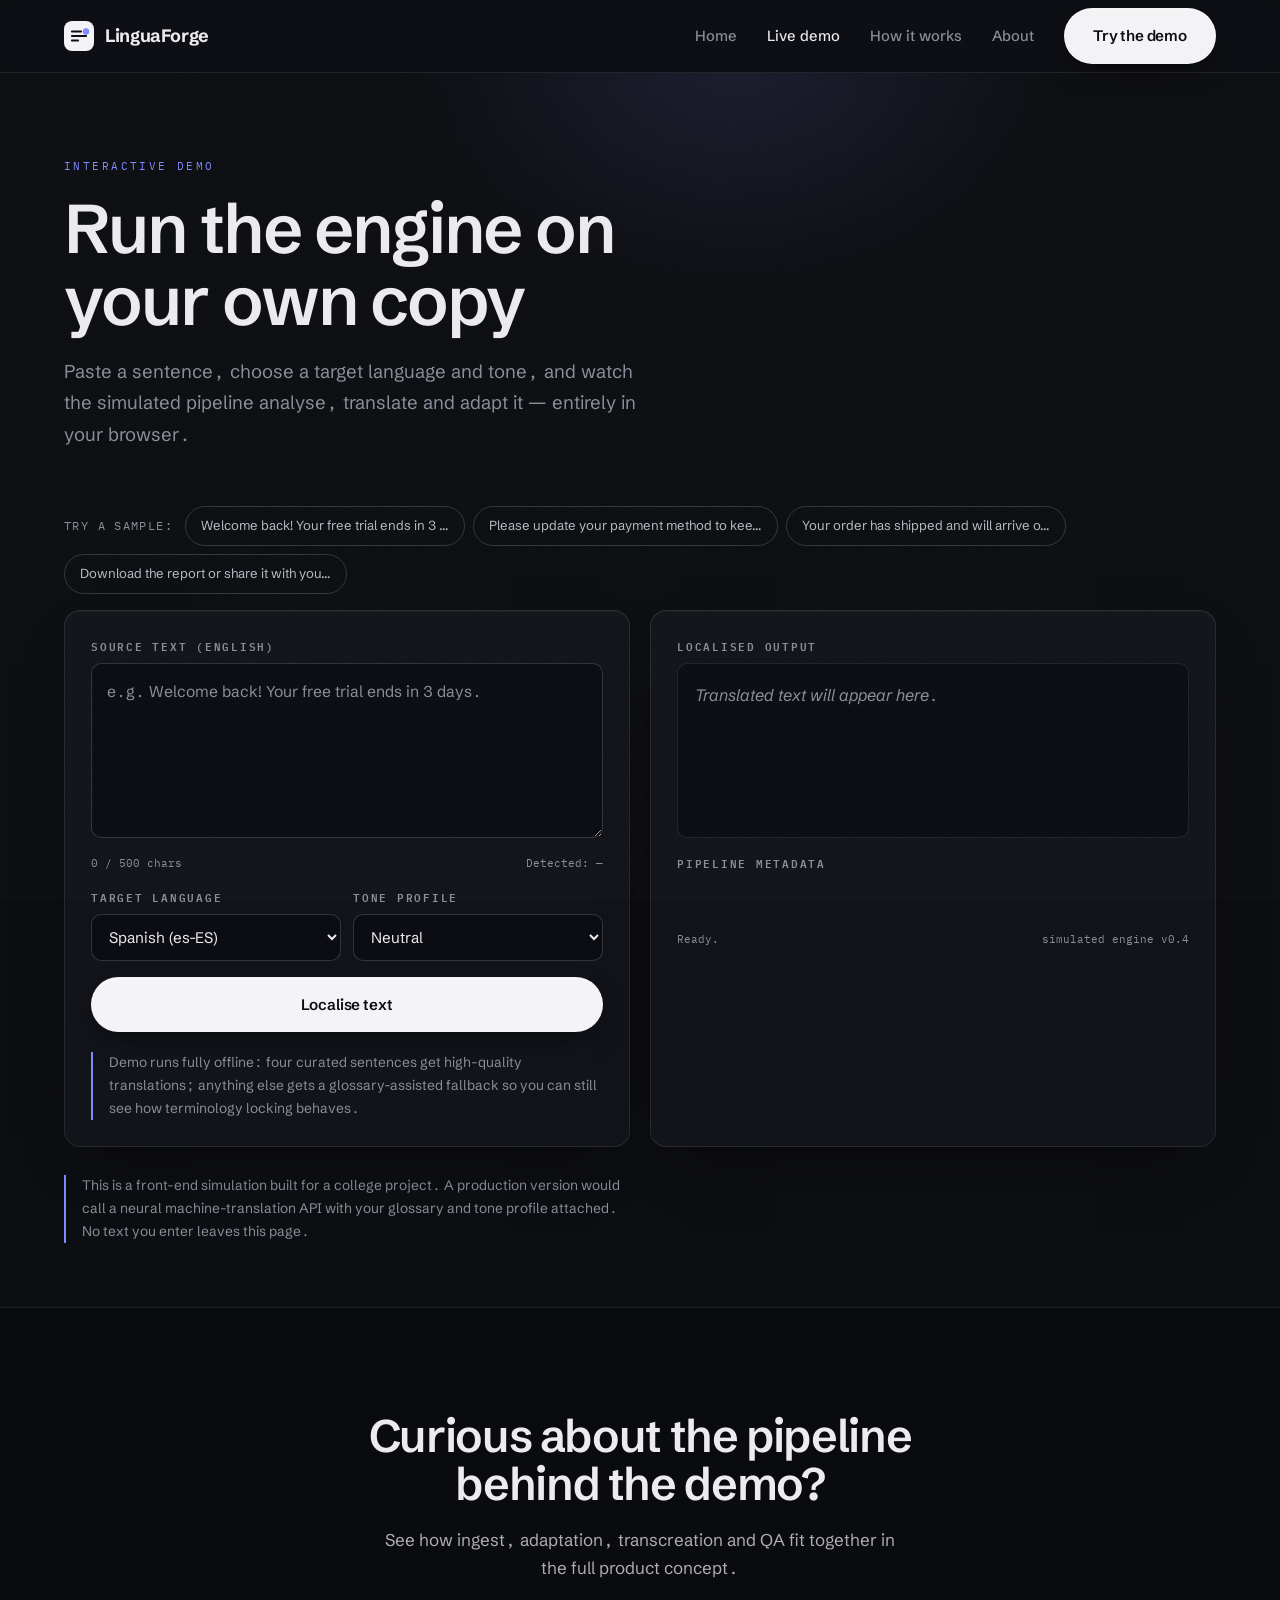
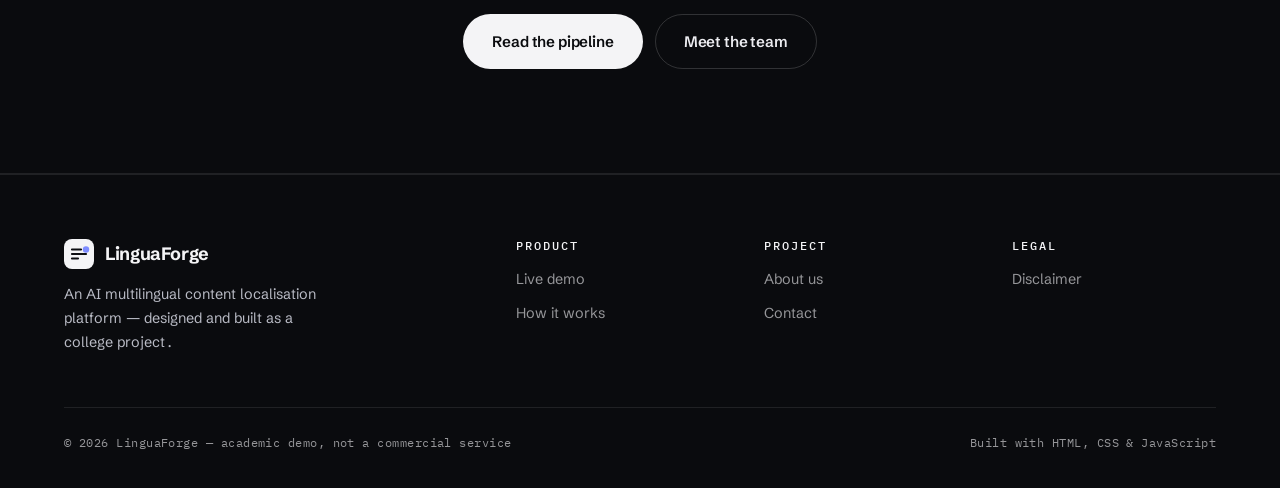
<file: vac/demo.html>
<!DOCTYPE html>
<html lang="en">
<head>
<meta charset="UTF-8">
<meta name="viewport" content="width=device-width, initial-scale=1.0">
<title>Live demo — LinguaForge</title>
<meta name="description" content="Try the simulated LinguaForge localisation engine: paste text, pick a language and tone, and see the output.">
<link rel="preconnect" href="https://fonts.googleapis.com">
<link rel="preconnect" href="https://fonts.gstatic.com" crossorigin>
<link href="https://fonts.googleapis.com/css2?family=Schibsted+Grotesk:wght@400;500;600;700;800&family=IBM+Plex+Mono:wght@400;500&display=swap" rel="stylesheet">
<link rel="icon" href="favicon.svg" type="image/svg+xml">
<meta property="og:type" content="website">
<meta property="og:title" content="Live demo — LinguaForge">
<meta property="og:description" content="Try the simulated LinguaForge localisation engine: paste text, pick a language and tone, and see the output.">
<meta name="theme-color" content="#0d0e12">
<link rel="stylesheet" href="css/style.css">
</head>
<body>
<a class="skip-link" href="#main">Skip to content</a>

<header class="nav">
  <div class="wrap nav-inner">
    <a class="logo" href="index.html" aria-label="LinguaForge home">
      <svg width="30" height="30" viewBox="0 0 30 30" fill="none" aria-hidden="true">
        <rect width="30" height="30" rx="8" fill="#f4f4f6"/>
        <path d="M8 10.5h9M8 15h14M8 19.5h6" stroke="#0d0e12" stroke-width="2.2" stroke-linecap="round"/>
        <circle cx="22" cy="10.5" r="3.2" fill="#7d8cff"/>
      </svg>
      LinguaForge
    </a>
    <button class="nav-toggle" aria-label="Open menu" aria-expanded="false">
      <svg width="18" height="14" viewBox="0 0 18 14" fill="none" aria-hidden="true">
        <path d="M1 1h16M1 7h16M1 13h16" stroke="#0d0e12" stroke-width="2" stroke-linecap="round"/>
      </svg>
    </button>
    <nav class="nav-links" aria-label="Main">
      <a href="index.html">Home</a>
      <a href="demo.html" aria-current="page">Live demo</a>
      <a href="how.html">How it works</a>
      <a href="about.html">About</a>
      <a class="btn btn-primary" href="demo.html">Try the demo</a>
    </nav>
  </div>
</header>

<main id="main">
  <section class="page-hero">
    <div class="wrap">
      <p class="eyebrow">Interactive demo</p>
      <h1>Run the engine on your own copy</h1>
      <p class="lead">Paste a sentence, choose a target language and tone, and watch the simulated pipeline analyse, translate and adapt it — entirely in your browser.</p>
    </div>
  </section>

  <section class="section-tight" style="padding-top:8px">
    <div class="wrap">
      <div class="sample-btns" id="sample-btns" aria-label="Sample sentences" style="margin-bottom:16px">
        <span class="mono" style="font-size:11.5px;letter-spacing:0.12em;text-transform:uppercase;color:var(--muted);align-self:center;margin-right:4px">Try a sample:</span>
      </div>

      <form id="demo-form" novalidate>
        <div class="demo-layout">
          <div class="panel">
            <div>
              <label for="source-text">Source text (English)</label>
              <textarea id="source-text" maxlength="500" placeholder="e.g. Welcome back! Your free trial ends in 3 days." required></textarea>
              <div class="mini-demo-foot" style="margin-top:8px">
                <span id="char-count">0 / 500 chars</span>
                <span>Detected: <strong id="detected-lang">—</strong></span>
              </div>
            </div>
            <div class="field-row">
              <div>
                <label for="target-lang">Target language</label>
                <select id="target-lang">
                  <option value="es">Spanish (es-ES)</option>
                  <option value="fr">French (fr-FR)</option>
                  <option value="de">German (de-DE)</option>
                  <option value="ja">Japanese (ja-JP)</option>
                  <option value="pt">Portuguese (pt-PT)</option>
                  <option value="zh">Chinese, Simplified (zh-CN)</option>
                  <option value="hi">Hindi (hi-IN)</option>
                  <option value="ar">Arabic (ar-SA, RTL)</option>
                </select>
              </div>
              <div>
                <label for="tone">Tone profile</label>
                <select id="tone">
                  <option value="neutral">Neutral</option>
                  <option value="formal">Formal</option>
                  <option value="marketing">Marketing</option>
                </select>
              </div>
            </div>
            <button class="btn btn-primary" type="submit" style="justify-content:center">Localise text</button>
            <p class="demo-note" style="margin-top:4px">Demo runs fully offline: four curated sentences get high-quality translations; anything else gets a glossary-assisted fallback so you can still see how terminology locking behaves.</p>
          </div>

          <div class="panel">
            <div>
              <label id="output-label">Localised output</label>
              <div class="output-box placeholder" id="output-text" role="status" aria-labelledby="output-label">Translated text will appear here.</div>
            </div>
            <div>
              <label>Pipeline metadata</label>
              <div class="meta-strip" id="meta-strip" aria-live="polite"></div>
            </div>
            <div class="mini-demo-foot">
              <span id="demo-status">Ready.</span>
              <span>simulated engine v0.4</span>
            </div>
          </div>
        </div>
      </form>

      <p class="demo-note">This is a front-end simulation built for a college project. A production version would call a neural machine-translation API with your glossary and tone profile attached. No text you enter leaves this page.</p>
    </div>
  </section>

  <section class="section band-dark cta-band">
    <div class="wrap">
      <h2>Curious about the pipeline behind the demo?</h2>
      <p>See how ingest, adaptation, transcreation and QA fit together in the full product concept.</p>
      <div class="hero-ctas">
        <a class="btn btn-on-dark" href="how.html">Read the pipeline</a>
        <a class="btn btn-ghost-dark" href="about.html">Meet the team</a>
      </div>
    </div>
  </section>
</main>

<footer class="footer">
  <div class="wrap">
    <div class="footer-grid">
      <div>
        <a class="logo" href="index.html">
          <svg width="30" height="30" viewBox="0 0 30 30" fill="none" aria-hidden="true">
            <rect width="30" height="30" rx="8" fill="#f4f4f6"/>
            <path d="M8 10.5h9M8 15h14M8 19.5h6" stroke="#0d0e12" stroke-width="2.2" stroke-linecap="round"/>
            <circle cx="22" cy="10.5" r="3.2" fill="#7d8cff"/>
          </svg>
          LinguaForge
        </a>
        <p style="max-width:34ch">An AI multilingual content localisation platform — designed and built as a college project.</p>
      </div>
      <div>
        <h4>Product</h4>
        <ul>
          <li><a href="demo.html">Live demo</a></li>
          <li><a href="how.html">How it works</a></li>
        </ul>
      </div>
      <div>
        <h4>Project</h4>
        <ul>
          <li><a href="about.html">About us</a></li>
          <li><a href="about.html#contact">Contact</a></li>
        </ul>
      </div>
      <div>
        <h4>Legal</h4>
        <ul>
          <li><a href="about.html">Disclaimer</a></li>
        </ul>
      </div>
    </div>
    <div class="footer-bottom">
      <span>© <span id="year">2026</span> LinguaForge — academic demo, not a commercial service</span>
      <span>Built with HTML, CSS &amp; JavaScript</span>
    </div>
  </div>
</footer>

<script src="js/main.js"></script>
<script src="js/demo.js"></script>
</body>
</html>
</file>
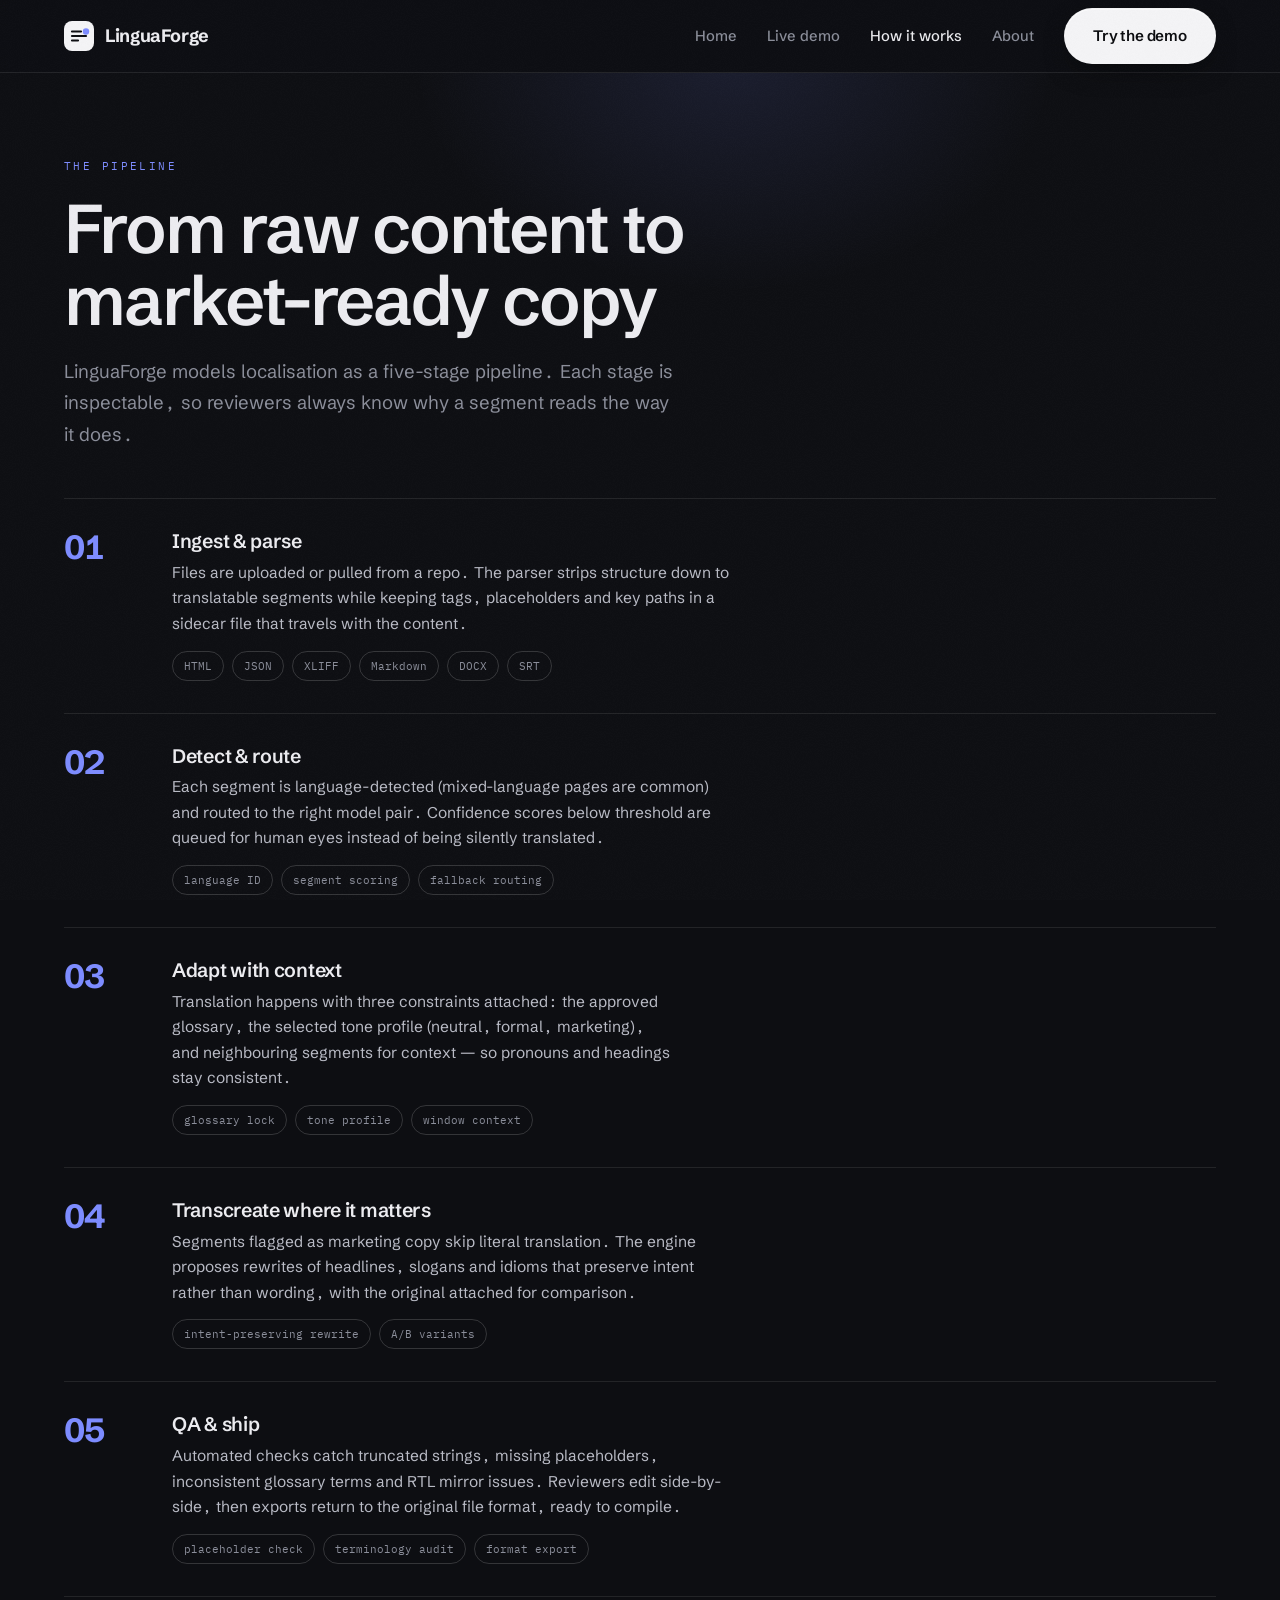
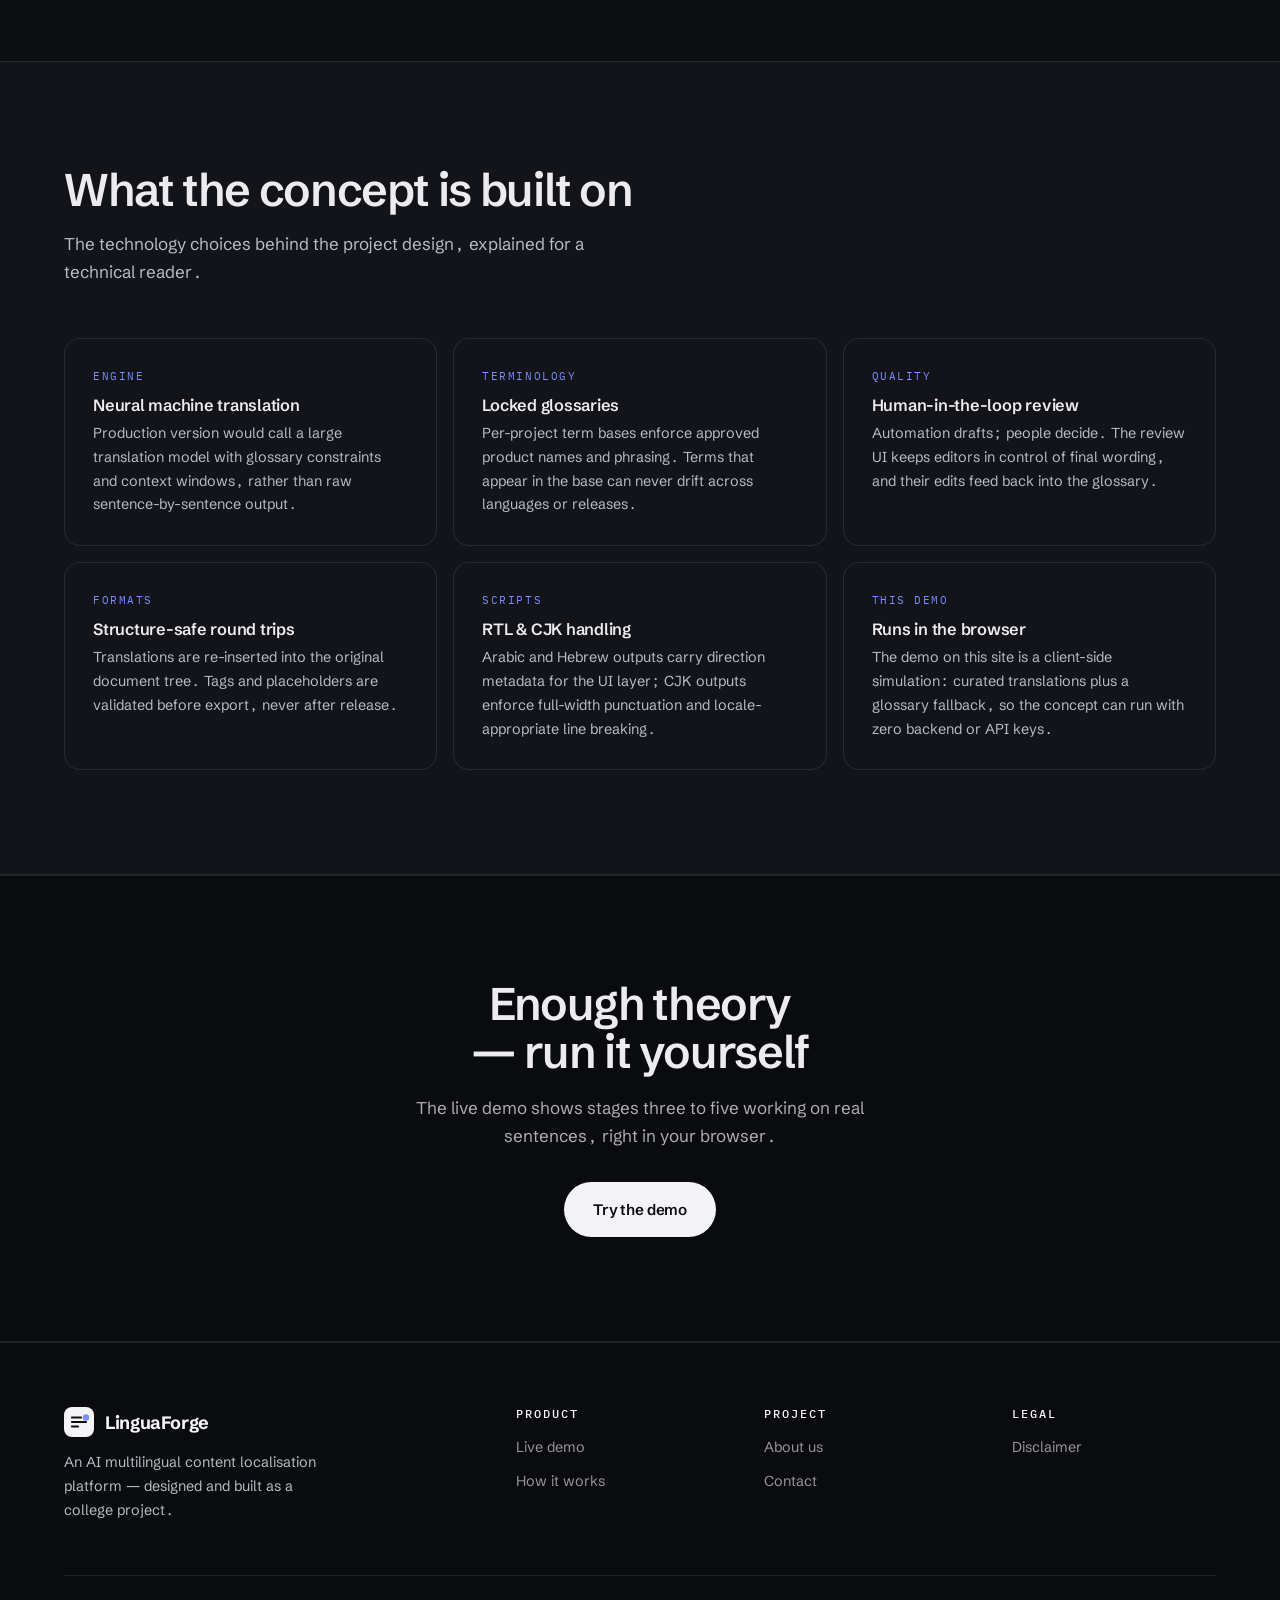
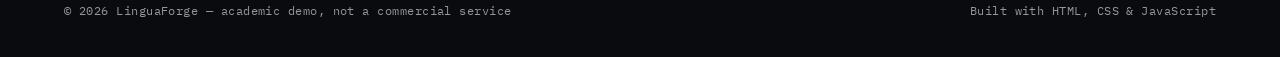
<file: vac/how.html>
<!DOCTYPE html>
<html lang="en">
<head>
<meta charset="UTF-8">
<meta name="viewport" content="width=device-width, initial-scale=1.0">
<title>How it works — LinguaForge</title>
<meta name="description" content="The LinguaForge localisation pipeline: ingest, detect, adapt, transcreate, review and ship.">
<link rel="preconnect" href="https://fonts.googleapis.com">
<link rel="preconnect" href="https://fonts.gstatic.com" crossorigin>
<link href="https://fonts.googleapis.com/css2?family=Schibsted+Grotesk:wght@400;500;600;700;800&family=IBM+Plex+Mono:wght@400;500&display=swap" rel="stylesheet">
<link rel="icon" href="favicon.svg" type="image/svg+xml">
<meta property="og:type" content="website">
<meta property="og:title" content="How it works — LinguaForge">
<meta property="og:description" content="The LinguaForge localisation pipeline: ingest, detect, adapt, transcreate, review and ship.">
<meta name="theme-color" content="#0d0e12">
<link rel="stylesheet" href="css/style.css">
</head>
<body>
<a class="skip-link" href="#main">Skip to content</a>

<header class="nav">
  <div class="wrap nav-inner">
    <a class="logo" href="index.html" aria-label="LinguaForge home">
      <svg width="30" height="30" viewBox="0 0 30 30" fill="none" aria-hidden="true">
        <rect width="30" height="30" rx="8" fill="#f4f4f6"/>
        <path d="M8 10.5h9M8 15h14M8 19.5h6" stroke="#0d0e12" stroke-width="2.2" stroke-linecap="round"/>
        <circle cx="22" cy="10.5" r="3.2" fill="#7d8cff"/>
      </svg>
      LinguaForge
    </a>
    <button class="nav-toggle" aria-label="Open menu" aria-expanded="false">
      <svg width="18" height="14" viewBox="0 0 18 14" fill="none" aria-hidden="true">
        <path d="M1 1h16M1 7h16M1 13h16" stroke="#0d0e12" stroke-width="2" stroke-linecap="round"/>
      </svg>
    </button>
    <nav class="nav-links" aria-label="Main">
      <a href="index.html">Home</a>
      <a href="demo.html">Live demo</a>
      <a href="how.html" aria-current="page">How it works</a>
      <a href="about.html">About</a>
      <a class="btn btn-primary" href="demo.html">Try the demo</a>
    </nav>
  </div>
</header>

<main id="main">
  <section class="page-hero">
    <div class="wrap">
      <p class="eyebrow">The pipeline</p>
      <h1>From raw content to market-ready copy</h1>
      <p class="lead">LinguaForge models localisation as a five-stage pipeline. Each stage is inspectable, so reviewers always know why a segment reads the way it does.</p>
    </div>
  </section>

  <section class="section-tight" style="padding-top:0">
    <div class="wrap">
      <div class="pipeline">
        <div class="pipe-stage reveal" style="--d:0ms">
          <div class="pipe-num">01</div>
          <div>
            <h3>Ingest &amp; parse</h3>
            <p>Files are uploaded or pulled from a repo. The parser strips structure down to translatable segments while keeping tags, placeholders and key paths in a sidecar file that travels with the content.</p>
            <div class="pipe-tags"><span>HTML</span><span>JSON</span><span>XLIFF</span><span>Markdown</span><span>DOCX</span><span>SRT</span></div>
          </div>
        </div>
        <div class="pipe-stage reveal" style="--d:60ms">
          <div class="pipe-num">02</div>
          <div>
            <h3>Detect &amp; route</h3>
            <p>Each segment is language-detected (mixed-language pages are common) and routed to the right model pair. Confidence scores below threshold are queued for human eyes instead of being silently translated.</p>
            <div class="pipe-tags"><span>language ID</span><span>segment scoring</span><span>fallback routing</span></div>
          </div>
        </div>
        <div class="pipe-stage reveal" style="--d:120ms">
          <div class="pipe-num">03</div>
          <div>
            <h3>Adapt with context</h3>
            <p>Translation happens with three constraints attached: the approved glossary, the selected tone profile (neutral, formal, marketing), and neighbouring segments for context — so pronouns and headings stay consistent.</p>
            <div class="pipe-tags"><span>glossary lock</span><span>tone profile</span><span>window context</span></div>
          </div>
        </div>
        <div class="pipe-stage reveal" style="--d:180ms">
          <div class="pipe-num">04</div>
          <div>
            <h3>Transcreate where it matters</h3>
            <p>Segments flagged as marketing copy skip literal translation. The engine proposes rewrites of headlines, slogans and idioms that preserve intent rather than wording, with the original attached for comparison.</p>
            <div class="pipe-tags"><span>intent-preserving rewrite</span><span>A/B variants</span></div>
          </div>
        </div>
        <div class="pipe-stage reveal" style="--d:240ms">
          <div class="pipe-num">05</div>
          <div>
            <h3>QA &amp; ship</h3>
            <p>Automated checks catch truncated strings, missing placeholders, inconsistent glossary terms and RTL mirror issues. Reviewers edit side-by-side, then exports return to the original file format, ready to compile.</p>
            <div class="pipe-tags"><span>placeholder check</span><span>terminology audit</span><span>format export</span></div>
          </div>
        </div>
      </div>
    </div>
  </section>

  <section class="section band-tint">
    <div class="wrap">
      <div class="section-head">
        <h2>What the concept is built on</h2>
        <p>The technology choices behind the project design, explained for a technical reader.</p>
      </div>
      <div class="stack-grid">
        <div class="stack-card reveal" style="--d:0ms">
          <span class="mono-tag">Engine</span>
          <h3>Neural machine translation</h3>
          <p>Production version would call a large translation model with glossary constraints and context windows, rather than raw sentence-by-sentence output.</p>
        </div>
        <div class="stack-card reveal" style="--d:60ms">
          <span class="mono-tag">Terminology</span>
          <h3>Locked glossaries</h3>
          <p>Per-project term bases enforce approved product names and phrasing. Terms that appear in the base can never drift across languages or releases.</p>
        </div>
        <div class="stack-card reveal" style="--d:120ms">
          <span class="mono-tag">Quality</span>
          <h3>Human-in-the-loop review</h3>
          <p>Automation drafts; people decide. The review UI keeps editors in control of final wording, and their edits feed back into the glossary.</p>
        </div>
        <div class="stack-card reveal" style="--d:0ms">
          <span class="mono-tag">Formats</span>
          <h3>Structure-safe round trips</h3>
          <p>Translations are re-inserted into the original document tree. Tags and placeholders are validated before export, never after release.</p>
        </div>
        <div class="stack-card reveal" style="--d:60ms">
          <span class="mono-tag">Scripts</span>
          <h3>RTL &amp; CJK handling</h3>
          <p>Arabic and Hebrew outputs carry direction metadata for the UI layer; CJK outputs enforce full-width punctuation and locale-appropriate line breaking.</p>
        </div>
        <div class="stack-card reveal" style="--d:120ms">
          <span class="mono-tag">This demo</span>
          <h3>Runs in the browser</h3>
          <p>The demo on this site is a client-side simulation: curated translations plus a glossary fallback, so the concept can run with zero backend or API keys.</p>
        </div>
      </div>
    </div>
  </section>

  <section class="section band-dark cta-band">
    <div class="wrap">
      <h2>Enough theory — run it yourself</h2>
      <p>The live demo shows stages three to five working on real sentences, right in your browser.</p>
      <div class="hero-ctas">
        <a class="btn btn-on-dark" href="demo.html">Try the demo</a>
      </div>
    </div>
  </section>
</main>

<footer class="footer">
  <div class="wrap">
    <div class="footer-grid">
      <div>
        <a class="logo" href="index.html">
          <svg width="30" height="30" viewBox="0 0 30 30" fill="none" aria-hidden="true">
            <rect width="30" height="30" rx="8" fill="#f4f4f6"/>
            <path d="M8 10.5h9M8 15h14M8 19.5h6" stroke="#0d0e12" stroke-width="2.2" stroke-linecap="round"/>
            <circle cx="22" cy="10.5" r="3.2" fill="#7d8cff"/>
          </svg>
          LinguaForge
        </a>
        <p style="max-width:34ch">An AI multilingual content localisation platform — designed and built as a college project.</p>
      </div>
      <div>
        <h4>Product</h4>
        <ul>
          <li><a href="demo.html">Live demo</a></li>
          <li><a href="how.html">How it works</a></li>
        </ul>
      </div>
      <div>
        <h4>Project</h4>
        <ul>
          <li><a href="about.html">About us</a></li>
          <li><a href="about.html#contact">Contact</a></li>
        </ul>
      </div>
      <div>
        <h4>Legal</h4>
        <ul>
          <li><a href="about.html">Disclaimer</a></li>
        </ul>
      </div>
    </div>
    <div class="footer-bottom">
      <span>© <span id="year">2026</span> LinguaForge — academic demo, not a commercial service</span>
      <span>Built with HTML, CSS &amp; JavaScript</span>
    </div>
  </div>
</footer>

<script src="js/main.js"></script>
</body>
</html>
</file>
<file: vac/css/style.css>
/* ============================================================
   LinguaForge — premium dark theme
   Single theme, locked. Accent: periwinkle cobalt.
   Radius scale (locked): buttons = pill, cards = 16px, inputs = 10px
   ============================================================ */

:root {
  --bg: #0d0e12;
  --bg-raise: #12141a;
  --bg-raise-2: #171a22;
  --line: rgba(255, 255, 255, 0.09);
  --line-strong: rgba(255, 255, 255, 0.16);
  --text: #ececf0;
  --text-soft: #b9bbc5;
  --muted: #8b8e9a;
  --accent: #7d8cff;
  --accent-deep: #5867e8;
  --accent-soft: rgba(125, 140, 255, 0.12);
  --white: #f4f4f6;
  --black: #0a0b0e;
  --ok: #5fc99a;
  --err: #ff8570;

  --font-display: "Schibsted Grotesk", system-ui, sans-serif;
  --font-body: "Schibsted Grotesk", system-ui, sans-serif;
  --font-mono: "IBM Plex Mono", ui-monospace, monospace;

  --r-card: 16px;
  --r-input: 10px;
  --r-pill: 999px;

  --wrap: 1200px;
  --nav-h: 72px;

  --shadow-raise: 0 1px 0 rgba(255,255,255,0.05) inset, 0 24px 60px -32px rgba(0,0,0,0.7);
  --glow: 0 0 0 1px rgba(125,140,255,0.22), 0 12px 48px -12px rgba(125,140,255,0.25);
}

* { box-sizing: border-box; margin: 0; padding: 0; }

html { scroll-behavior: smooth; }

@media (prefers-reduced-motion: reduce) {
  html { scroll-behavior: auto; }
  *, *::before, *::after {
    animation-duration: 0.01ms !important;
    animation-iteration-count: 1 !important;
    transition-duration: 0.01ms !important;
  }
}

body {
  font-family: var(--font-body);
  background: var(--bg);
  color: var(--text);
  font-size: 17px;
  line-height: 1.65;
  -webkit-font-smoothing: antialiased;
  text-rendering: optimizeLegibility;
  font-variant-numeric: tabular-nums;
}

/* grain overlay — fixed, never on scroll containers */
body::after {
  content: "";
  position: fixed;
  inset: 0;
  z-index: 90;
  pointer-events: none;
  opacity: 0.5;
  background-image: url("data:image/svg+xml,%3Csvg viewBox='0 0 240 240' xmlns='http://www.w3.org/2000/svg'%3E%3Cfilter id='n'%3E%3CfeTurbulence type='fractalNoise' baseFrequency='0.9' numOctaves='2' stitchTiles='stitch'/%3E%3CfeColorMatrix type='saturate' values='0'/%3E%3C/filter%3E%3Crect width='100%25' height='100%25' filter='url(%23n)' opacity='0.055'/%3E%3C/svg%3E");
  background-size: 220px;
}

img { max-width: 100%; display: block; }
a { color: inherit; }
ul { list-style: none; }
button { font: inherit; cursor: pointer; }

::selection { background: rgba(125, 140, 255, 0.35); color: var(--white); }

:focus-visible {
  outline: 2px solid var(--accent);
  outline-offset: 3px;
  border-radius: 4px;
}

.wrap { max-width: var(--wrap); margin-inline: auto; padding-inline: 24px; }

.skip-link {
  position: absolute;
  left: 16px;
  top: -60px;
  z-index: 100;
  background: var(--white);
  color: var(--black);
  padding: 10px 18px;
  border-radius: var(--r-pill);
  font-weight: 600;
  font-size: 0.9rem;
  text-decoration: none;
  transition: top 0.2s;
}
.skip-link:focus { top: 14px; }

/* ---------- type ---------- */
h1, h2, h3, h4 {
  font-family: var(--font-display);
  font-weight: 600;
  line-height: 1.05;
  letter-spacing: -0.03em;
  text-wrap: balance;
}
h1 { font-size: clamp(2.6rem, 6vw, 4.3rem); }
h2 { font-size: clamp(1.9rem, 3.8vw, 2.85rem); }
h3 { font-size: 1.22rem; letter-spacing: -0.015em; }
p { color: var(--text-soft); text-wrap: pretty; }

.eyebrow {
  font-family: var(--font-mono);
  font-size: 11px;
  text-transform: uppercase;
  letter-spacing: 0.22em;
  color: var(--accent);
  margin-bottom: 18px;
}

.lead { font-size: 1.16rem; color: var(--muted); max-width: 58ch; line-height: 1.7; }

.mono { font-family: var(--font-mono); }

/* ---------- buttons ---------- */
.btn {
  display: inline-flex;
  align-items: center;
  gap: 8px;
  padding: 14px 28px;
  border-radius: var(--r-pill);
  border: 1px solid transparent;
  font-weight: 600;
  font-size: 0.95rem;
  letter-spacing: -0.01em;
  text-decoration: none;
  transition: transform 0.2s cubic-bezier(0.16,1,0.3,1), background 0.25s, color 0.25s, border-color 0.25s, box-shadow 0.25s;
  white-space: nowrap;
}
.btn:active { transform: scale(0.97); }
.btn-primary {
  background: var(--white);
  color: var(--black);
  box-shadow: 0 1px 0 rgba(255,255,255,0.6) inset, 0 10px 30px -12px rgba(0,0,0,0.8);
}
.btn-primary:hover { background: var(--accent); color: var(--white); box-shadow: var(--glow); }
.btn-secondary {
  background: transparent;
  color: var(--text);
  border-color: var(--line-strong);
}
.btn-secondary:hover { border-color: var(--text); background: rgba(255,255,255,0.04); }
.btn-on-dark { background: var(--white); color: var(--black); }
.btn-on-dark:hover { background: var(--accent); color: var(--white); box-shadow: var(--glow); }
.btn-ghost-dark {
  background: transparent;
  color: var(--text);
  border-color: var(--line-strong);
}
.btn-ghost-dark:hover { border-color: var(--text); background: rgba(255,255,255,0.05); }

/* ---------- nav ---------- */
.nav {
  position: sticky;
  top: 0;
  z-index: 50;
  background: rgba(13, 14, 18, 0.72);
  backdrop-filter: blur(16px) saturate(1.4);
  -webkit-backdrop-filter: blur(16px) saturate(1.4);
  border-bottom: 1px solid var(--line);
}
.nav-inner {
  height: var(--nav-h);
  display: flex;
  align-items: center;
  justify-content: space-between;
  gap: 24px;
}
.logo {
  display: flex;
  align-items: center;
  gap: 11px;
  text-decoration: none;
  font-family: var(--font-display);
  font-weight: 700;
  font-size: 1.12rem;
  letter-spacing: -0.02em;
  color: var(--text);
}
.logo svg { flex-shrink: 0; }
.nav-links { display: flex; align-items: center; gap: 30px; }
.nav-links a:not(.btn) {
  text-decoration: none;
  font-size: 0.92rem;
  font-weight: 500;
  color: var(--muted);
  transition: color 0.2s;
}
.nav-links a:not(.btn):hover { color: var(--text); }
.nav-links a[aria-current="page"]:not(.btn) { color: var(--text); }

.nav-toggle {
  display: none;
  background: none;
  border: 1px solid var(--line-strong);
  border-radius: 10px;
  width: 42px;
  height: 42px;
  align-items: center;
  justify-content: center;
}
.nav-toggle svg { display: block; }

@media (max-width: 820px) {
  .nav-toggle { display: inline-flex; }
  .nav-links {
    display: none;
    position: absolute;
    top: var(--nav-h);
    left: 0;
    right: 0;
    background: rgba(13,14,18,0.97);
    backdrop-filter: blur(16px);
    border-bottom: 1px solid var(--line);
    flex-direction: column;
    align-items: stretch;
    padding: 16px 24px 24px;
    gap: 4px;
  }
  .nav-links.open { display: flex; }
  .nav-links a:not(.btn) { padding: 12px 4px; }
  .nav-links .btn { margin-top: 8px; justify-content: center; }
}

/* ---------- hero ---------- */
.hero {
  position: relative;
  padding: 96px 0 88px;
  overflow: hidden;
}
.hero::before {
  content: "";
  position: absolute;
  top: -320px;
  left: 50%;
  transform: translateX(-58%);
  width: 900px;
  height: 700px;
  background: radial-gradient(ellipse at center, rgba(125,140,255,0.16), transparent 65%);
  pointer-events: none;
}
.hero-grid {
  position: relative;
  display: grid;
  grid-template-columns: 1.05fr 0.95fr;
  gap: 64px;
  align-items: center;
}
.hero h1 { margin-bottom: 22px; }
.hero .lead { margin-bottom: 36px; }
.hero-ctas { display: flex; gap: 12px; flex-wrap: wrap; }

.cycle-wrap {
  display: inline-block;
  position: relative;
  color: var(--accent);
  min-width: 4ch;
}
.cycle-word {
  display: inline-block;
  animation: wordIn 0.55s cubic-bezier(0.16,1,0.3,1);
}
@keyframes wordIn {
  from { opacity: 0; transform: translateY(16px) rotateX(-35deg); filter: blur(4px); }
  to { opacity: 1; transform: none; filter: none; }
}

/* hero mini demo */
.mini-demo {
  position: relative;
  background: linear-gradient(180deg, var(--bg-raise-2), var(--bg-raise));
  border: 1px solid var(--line);
  border-radius: var(--r-card);
  padding: 24px;
  box-shadow: var(--shadow-raise);
}
.mini-demo::before {
  content: "";
  position: absolute;
  inset: 0;
  border-radius: inherit;
  padding: 1px;
  background: linear-gradient(160deg, rgba(255,255,255,0.14), transparent 40%);
  -webkit-mask: linear-gradient(#000 0 0) content-box, linear-gradient(#000 0 0);
  -webkit-mask-composite: xor;
  mask-composite: exclude;
  pointer-events: none;
}
.mini-demo-bar {
  display: flex;
  justify-content: space-between;
  align-items: center;
  margin-bottom: 16px;
  font-family: var(--font-mono);
  font-size: 11px;
  letter-spacing: 0.14em;
  text-transform: uppercase;
  color: var(--muted);
}
.mini-demo-dots { display: flex; gap: 6px; }
.mini-demo-dots span { width: 9px; height: 9px; border-radius: 50%; background: var(--line-strong); }
.mini-demo-dots span:first-child { background: rgba(255,133,112,0.55); }
.mini-demo-dots span:nth-child(2) { background: rgba(255,209,120,0.5); }
.mini-demo-dots span:nth-child(3) { background: rgba(95,201,154,0.5); }

.lang-row { display: flex; gap: 8px; margin-bottom: 12px; flex-wrap: wrap; }
.lang-chip {
  font-family: var(--font-mono);
  font-size: 11.5px;
  padding: 6px 12px;
  border-radius: var(--r-pill);
  border: 1px solid var(--line-strong);
  color: var(--muted);
  background: transparent;
  transition: all 0.22s;
}
.lang-chip:hover { color: var(--text); border-color: var(--text-soft); }
.lang-chip[aria-pressed="true"] {
  background: var(--white);
  color: var(--black);
  border-color: var(--white);
}

.mini-demo-box {
  background: rgba(0,0,0,0.3);
  border: 1px solid var(--line);
  border-radius: var(--r-input);
  padding: 15px 16px;
  min-height: 58px;
  font-size: 0.96rem;
  margin-bottom: 10px;
}
.mini-demo-box.source { color: var(--muted); }
.mini-demo-box.output { color: var(--text); font-weight: 500; }
.caret {
  display: inline-block;
  width: 2px;
  height: 1.05em;
  background: var(--accent);
  vertical-align: text-bottom;
  margin-left: 2px;
  animation: blink 1s step-end infinite;
}
@keyframes blink { 50% { opacity: 0; } }

.mini-demo-foot {
  display: flex;
  justify-content: space-between;
  font-family: var(--font-mono);
  font-size: 11px;
  color: var(--muted);
  margin-top: 4px;
  gap: 12px;
  flex-wrap: wrap;
}
.confidence { color: var(--ok); }

@media (max-width: 920px) {
  .hero { padding: 56px 0 64px; }
  .hero-grid { grid-template-columns: 1fr; gap: 44px; }
}

/* ---------- sections ---------- */
.section { padding: 104px 0; position: relative; }
.section-tight { padding: 64px 0; position: relative; }
.section-head { max-width: 640px; margin-bottom: 52px; }
.section-head h2 { margin-bottom: 16px; }

.band-dark {
  background: var(--black);
  border-block: 1px solid var(--line);
}
.band-dark p { color: rgba(244,244,246,0.7); }
.band-dark .section-head h2 { color: var(--white); }

.band-tint { background: var(--bg-raise); border-block: 1px solid var(--line); }

/* ---------- steps ---------- */
.steps { display: grid; grid-template-columns: repeat(3, 1fr); gap: 36px; }
.step {
  border-top: 1px solid var(--line-strong);
  padding-top: 22px;
  position: relative;
}
.step::before {
  content: "";
  position: absolute;
  top: -1px;
  left: 0;
  width: 48px;
  height: 2px;
  background: var(--accent);
}
.step-num {
  font-family: var(--font-mono);
  font-size: 11px;
  color: var(--accent);
  letter-spacing: 0.18em;
  margin-bottom: 14px;
}
.step h3 { margin-bottom: 8px; }
.step p { font-size: 0.95rem; }
@media (max-width: 768px) { .steps { grid-template-columns: 1fr; } }

/* ---------- bento ---------- */
.bento {
  display: grid;
  grid-template-columns: repeat(6, 1fr);
  gap: 16px;
}
.cell {
  position: relative;
  border-radius: var(--r-card);
  padding: 30px;
  border: 1px solid var(--line);
  background: var(--bg-raise);
  display: flex;
  flex-direction: column;
  gap: 10px;
  min-height: 210px;
  overflow: hidden;
  transition: border-color 0.3s, transform 0.3s cubic-bezier(0.16,1,0.3,1);
}
@media (hover: hover) {
  .cell:hover { border-color: var(--line-strong); transform: translateY(-2px); }
}
.cell h3 { font-size: 1.12rem; }
.cell p { font-size: 0.93rem; }
.cell .icon-badge {
  width: 42px; height: 42px;
  border-radius: 11px;
  background: var(--accent-soft);
  color: var(--accent);
  display: grid;
  place-items: center;
  margin-bottom: 8px;
  border: 1px solid rgba(125,140,255,0.18);
}
.cell-wide { grid-column: span 4; }
.cell-mid { grid-column: span 2; }
.cell-half { grid-column: span 3; }
.cell-accent {
  background: linear-gradient(160deg, #5f6ef0, #4453d6 70%);
  border-color: transparent;
  color: var(--white);
}
.cell-accent p { color: rgba(255,255,255,0.82); }
.cell-accent .icon-badge { background: rgba(255,255,255,0.16); color: var(--white); border-color: rgba(255,255,255,0.22); }
.cell-ink {
  background:
    radial-gradient(600px 200px at 85% 0%, rgba(125,140,255,0.18), transparent 70%),
    var(--bg-raise-2);
  border-color: var(--line);
  color: var(--white);
}
.cell-ink p { color: rgba(244,244,246,0.68); }
.cell-ink .icon-badge { background: rgba(255,255,255,0.08); color: var(--white); border-color: var(--line-strong); }
.cell-stat { justify-content: flex-end; }
.cell-stat .stat {
  font-family: var(--font-display);
  font-size: 3rem;
  font-weight: 700;
  letter-spacing: -0.04em;
  line-height: 1;
}
.cell-photo { padding: 0; min-height: 250px; }
.cell-photo img {
  width: 100%; height: 100%;
  object-fit: cover;
  position: absolute;
  inset: 0;
  filter: saturate(0.75) brightness(0.8);
  transition: transform 0.6s cubic-bezier(0.16,1,0.3,1), filter 0.6s;
}
@media (hover: hover) {
  .cell-photo:hover img { transform: scale(1.04); filter: saturate(0.9) brightness(0.85); }
}
.cell-photo .photo-caption {
  position: absolute;
  left: 16px; bottom: 16px; right: 16px;
  background: rgba(10,11,14,0.72);
  color: var(--white);
  font-size: 0.85rem;
  padding: 12px 16px;
  border-radius: 10px;
  backdrop-filter: blur(10px);
  border: 1px solid var(--line);
}

/* cursor spotlight */
.spot::before {
  content: "";
  position: absolute;
  inset: 0;
  border-radius: inherit;
  background: radial-gradient(320px circle at var(--mx, 50%) var(--my, 50%), rgba(125,140,255,0.13), transparent 60%);
  opacity: 0;
  transition: opacity 0.35s;
  pointer-events: none;
}
@media (hover: hover) {
  .spot:hover::before { opacity: 1; }
}

@media (max-width: 920px) {
  .bento { grid-template-columns: 1fr 1fr; }
  .cell-wide, .cell-mid, .cell-half { grid-column: span 1; }
  .cell-wide:first-child { grid-column: span 2; }
}
@media (max-width: 560px) {
  .bento { grid-template-columns: 1fr; }
  .cell-wide:first-child { grid-column: span 1; }
}

/* ---------- marquee ---------- */
.marquee {
  overflow: hidden;
  border-block: 1px solid var(--line);
  padding: 20px 0;
  mask-image: linear-gradient(90deg, transparent, #000 10%, #000 90%, transparent);
}
.marquee-track {
  display: flex;
  gap: 44px;
  width: max-content;
  animation: scrollX 42s linear infinite;
}
.marquee:hover .marquee-track { animation-play-state: paused; }
@keyframes scrollX { to { transform: translateX(-50%); } }
.marquee-item {
  font-family: var(--font-mono);
  font-size: 0.95rem;
  color: var(--muted);
  white-space: nowrap;
  display: flex;
  align-items: center;
  gap: 10px;
}
.marquee-item::after { content: "·"; color: var(--line-strong); }

/* ---------- quotes (rotating editorial) ---------- */
.quote-stage {
  max-width: 880px;
  position: relative;
  min-height: 300px;
}
.quote-slide {
  display: none;
  flex-direction: column;
  gap: 28px;
}
.quote-slide.active { display: flex; animation: quoteIn 0.6s cubic-bezier(0.16,1,0.3,1); }
@keyframes quoteIn {
  from { opacity: 0; transform: translateY(18px); }
  to { opacity: 1; transform: none; }
}
.quote-slide blockquote {
  font-family: var(--font-display);
  font-size: clamp(1.5rem, 3vw, 2.15rem);
  font-weight: 500;
  letter-spacing: -0.025em;
  line-height: 1.28;
  color: var(--text);
  text-wrap: balance;
}
.quote-slide figcaption {
  font-size: 0.95rem;
  color: var(--muted);
}
.quote-slide figcaption strong { color: var(--text); font-weight: 600; display: block; }
.sample-tag {
  font-family: var(--font-mono);
  font-size: 10px;
  letter-spacing: 0.16em;
  text-transform: uppercase;
  color: var(--muted);
  border: 1px solid var(--line-strong);
  border-radius: var(--r-pill);
  padding: 3px 10px;
  align-self: flex-start;
}
.quote-dots { display: flex; gap: 8px; margin-top: 36px; }
.quote-dot {
  width: 28px;
  height: 3px;
  border-radius: 2px;
  border: none;
  background: var(--line-strong);
  padding: 0;
  transition: background 0.3s, width 0.3s;
}
.quote-dot[aria-selected="true"] { background: var(--accent); width: 44px; }

/* ---------- pricing ---------- */
.plans {
  display: grid;
  grid-template-columns: repeat(3, 1fr);
  gap: 16px;
  align-items: stretch;
}
.plan {
  position: relative;
  background: var(--bg-raise);
  border: 1px solid var(--line);
  border-radius: var(--r-card);
  padding: 36px 30px;
  display: flex;
  flex-direction: column;
  gap: 18px;
  transition: border-color 0.3s, transform 0.3s cubic-bezier(0.16,1,0.3,1);
}
@media (hover: hover) {
  .plan:hover { border-color: var(--line-strong); transform: translateY(-2px); }
}
.plan-featured {
  background:
    radial-gradient(500px 220px at 80% -10%, rgba(125,140,255,0.22), transparent 70%),
    var(--bg-raise-2);
  border-color: rgba(125,140,255,0.35);
  box-shadow: var(--glow);
}
.plan-featured p, .plan-featured li { color: rgba(244,244,246,0.72); }
.plan-featured .price { color: var(--white); }
.plan-name { font-weight: 600; font-size: 1.05rem; letter-spacing: -0.01em; }
.price {
  font-family: var(--font-display);
  font-size: 2.7rem;
  font-weight: 700;
  letter-spacing: -0.04em;
  line-height: 1;
  color: var(--text);
}
.price span { font-size: 0.95rem; font-weight: 500; color: var(--muted); letter-spacing: 0; }
.plan-featured .price span { color: rgba(244,244,246,0.55); }
.plan ul { display: grid; gap: 11px; font-size: 0.93rem; color: var(--text-soft); margin-top: 6px; }
.plan li { display: flex; gap: 10px; align-items: baseline; }
.plan li svg { flex-shrink: 0; color: var(--accent); }
.plan-featured li svg { color: #a9b3ff; }
.plan .btn { justify-content: center; margin-top: auto; }
.plan-note {
  font-family: var(--font-mono);
  font-size: 11px;
  color: var(--muted);
  text-align: center;
  margin-top: 24px;
  letter-spacing: 0.06em;
}
@media (max-width: 920px) { .plans { grid-template-columns: 1fr; } }

/* ---------- CTA band ---------- */
.cta-band { text-align: center; }
.cta-band h2 { margin-bottom: 18px; max-width: 20ch; margin-inline: auto; }
.cta-band p { max-width: 52ch; margin-inline: auto; margin-bottom: 32px; }
.cta-band .hero-ctas { justify-content: center; }

/* ---------- footer ---------- */
.footer {
  background: var(--black);
  border-top: 1px solid var(--line);
  color: rgba(244,244,246,0.6);
  padding: 64px 0 36px;
  font-size: 0.9rem;
}
.footer-grid {
  display: grid;
  grid-template-columns: 2fr 1fr 1fr 1fr;
  gap: 44px;
  margin-bottom: 52px;
}
.footer .logo { color: var(--white); margin-bottom: 14px; }
.footer h4 {
  color: var(--white);
  font-size: 0.78rem;
  font-family: var(--font-mono);
  font-weight: 500;
  text-transform: uppercase;
  letter-spacing: 0.16em;
  margin-bottom: 16px;
}
.footer ul { display: grid; gap: 10px; }
.footer a { text-decoration: none; transition: color 0.2s; }
.footer a:hover { color: var(--white); }
.footer-bottom {
  border-top: 1px solid var(--line);
  padding-top: 26px;
  display: flex;
  justify-content: space-between;
  gap: 16px;
  flex-wrap: wrap;
  font-family: var(--font-mono);
  font-size: 11.5px;
  letter-spacing: 0.04em;
}
@media (max-width: 820px) { .footer-grid { grid-template-columns: 1fr 1fr; } }
@media (max-width: 480px) { .footer-grid { grid-template-columns: 1fr; } }

/* ---------- reveal ---------- */
.reveal {
  opacity: 0;
  transform: translateY(26px);
  transition: opacity 0.7s cubic-bezier(0.16,1,0.3,1), transform 0.7s cubic-bezier(0.16,1,0.3,1);
  transition-delay: var(--d, 0ms);
}
.reveal.in { opacity: 1; transform: none; }
@media (prefers-reduced-motion: reduce) {
  .reveal { opacity: 1; transform: none; transition: none; }
}

/* ============================================================
   Demo page
   ============================================================ */
.demo-layout {
  display: grid;
  grid-template-columns: 1fr 1fr;
  gap: 20px;
  align-items: stretch;
}
.panel {
  position: relative;
  background: var(--bg-raise);
  border: 1px solid var(--line);
  border-radius: var(--r-card);
  padding: 26px;
  display: flex;
  flex-direction: column;
  gap: 16px;
  box-shadow: var(--shadow-raise);
}
.panel label {
  font-family: var(--font-mono);
  font-size: 11px;
  text-transform: uppercase;
  letter-spacing: 0.16em;
  color: var(--muted);
  display: block;
  margin-bottom: 8px;
}
.panel textarea {
  width: 100%;
  min-height: 175px;
  resize: vertical;
  border: 1px solid var(--line-strong);
  border-radius: var(--r-input);
  padding: 15px;
  font: inherit;
  font-size: 0.98rem;
  background: rgba(0,0,0,0.3);
  color: var(--text);
  transition: border-color 0.2s, box-shadow 0.2s;
}
.panel textarea::placeholder { color: var(--muted); }
.panel textarea:focus {
  outline: none;
  border-color: var(--accent);
  box-shadow: 0 0 0 3px rgba(125,140,255,0.18);
}
select {
  width: 100%;
  border: 1px solid var(--line-strong);
  border-radius: var(--r-input);
  padding: 12px 13px;
  font: inherit;
  font-size: 0.95rem;
  background: rgba(0,0,0,0.3);
  color: var(--text);
  transition: border-color 0.2s, box-shadow 0.2s;
  color-scheme: dark;
}
select:focus {
  outline: none;
  border-color: var(--accent);
  box-shadow: 0 0 0 3px rgba(125,140,255,0.18);
}
.field-row { display: grid; grid-template-columns: 1fr 1fr; gap: 12px; }

.output-box {
  background: rgba(0,0,0,0.3);
  border: 1px solid var(--line);
  border-radius: var(--r-input);
  padding: 17px;
  min-height: 175px;
  font-size: 1.03rem;
  line-height: 1.7;
  white-space: pre-wrap;
  color: var(--text);
}
.output-box.placeholder { color: var(--muted); font-style: italic; }
.output-box.error { border-color: var(--err); color: var(--err); }

.meta-strip {
  display: flex;
  flex-wrap: wrap;
  gap: 8px;
  min-height: 30px;
}
.meta-pill {
  font-family: var(--font-mono);
  font-size: 11px;
  padding: 5px 11px;
  border-radius: var(--r-pill);
  background: var(--accent-soft);
  color: #aab4ff;
  border: 1px solid rgba(125,140,255,0.2);
}
.meta-pill.warn {
  background: rgba(255,209,120,0.08);
  color: #d9b878;
  border-color: rgba(255,209,120,0.18);
}

.sample-btns { display: flex; flex-wrap: wrap; gap: 8px; align-items: center; }
.sample-btn {
  font-size: 0.82rem;
  padding: 8px 15px;
  border-radius: var(--r-pill);
  border: 1px solid var(--line-strong);
  background: transparent;
  color: var(--text-soft);
  transition: all 0.22s;
}
.sample-btn:hover { border-color: var(--text); color: var(--text); background: rgba(255,255,255,0.04); }

.demo-note {
  margin-top: 28px;
  font-size: 0.86rem;
  color: var(--muted);
  border-left: 2px solid var(--accent);
  padding-left: 16px;
  max-width: 70ch;
}

.spinner {
  display: inline-block;
  width: 13px; height: 13px;
  border: 2px solid rgba(125,140,255,0.25);
  border-top-color: var(--accent);
  border-radius: 50%;
  animation: spin 0.7s linear infinite;
  vertical-align: -1px;
  margin-right: 4px;
}
@keyframes spin { to { transform: rotate(360deg); } }

@media (max-width: 820px) { .demo-layout { grid-template-columns: 1fr; } }

/* ============================================================
   How it works
   ============================================================ */
.pipeline { display: grid; gap: 0; }
.pipe-stage {
  display: grid;
  grid-template-columns: 80px 1fr;
  gap: 28px;
  padding: 32px 0;
  border-bottom: 1px solid var(--line);
  align-items: start;
}
.pipe-stage:first-child { border-top: 1px solid var(--line); }
.pipe-num {
  font-family: var(--font-display);
  font-size: 2.1rem;
  font-weight: 700;
  color: var(--accent);
  letter-spacing: -0.04em;
  line-height: 1;
}
.pipe-stage h3 { margin-bottom: 8px; }
.pipe-stage p { max-width: 62ch; font-size: 0.97rem; }
.pipe-tags { display: flex; flex-wrap: wrap; gap: 8px; margin-top: 14px; }
.pipe-tags span {
  font-family: var(--font-mono);
  font-size: 11px;
  padding: 5px 11px;
  border: 1px solid var(--line-strong);
  border-radius: var(--r-pill);
  color: var(--muted);
}
@media (max-width: 560px) {
  .pipe-stage { grid-template-columns: 1fr; gap: 10px; }
}

.stack-grid { display: grid; grid-template-columns: repeat(3, 1fr); gap: 16px; }
.stack-card {
  position: relative;
  background: var(--bg-raise);
  border: 1px solid var(--line);
  border-radius: var(--r-card);
  padding: 28px;
  transition: border-color 0.3s, transform 0.3s cubic-bezier(0.16,1,0.3,1);
}
@media (hover: hover) {
  .stack-card:hover { border-color: var(--line-strong); transform: translateY(-2px); }
}
.stack-card h3 { font-size: 1.02rem; margin-bottom: 8px; }
.stack-card p { font-size: 0.9rem; }
.stack-card .mono-tag {
  font-family: var(--font-mono);
  font-size: 11px;
  color: var(--accent);
  letter-spacing: 0.14em;
  text-transform: uppercase;
  display: block;
  margin-bottom: 12px;
}
@media (max-width: 768px) { .stack-grid { grid-template-columns: 1fr; } }

/* ============================================================
   About
   ============================================================ */
.team-grid { display: grid; grid-template-columns: repeat(3, 1fr); gap: 16px; }
.member {
  background: var(--bg-raise);
  border: 1px solid var(--line);
  border-radius: var(--r-card);
  overflow: hidden;
  transition: border-color 0.3s, transform 0.3s cubic-bezier(0.16,1,0.3,1);
}
@media (hover: hover) {
  .member:hover { border-color: var(--line-strong); transform: translateY(-2px); }
}
.member img {
  aspect-ratio: 4 / 3;
  object-fit: cover;
  width: 100%;
  filter: grayscale(0.5) saturate(0.7) brightness(0.85);
  transition: filter 0.5s;
}
@media (hover: hover) {
  .member:hover img { filter: grayscale(0.2) saturate(0.85) brightness(0.9); }
}
.member-body { padding: 22px 24px 26px; }
.member-body h3 { font-size: 1.05rem; margin-bottom: 2px; }
.member-role {
  font-family: var(--font-mono);
  font-size: 11px;
  color: var(--accent);
  letter-spacing: 0.12em;
  text-transform: uppercase;
  margin-bottom: 12px;
}
.member-body p { font-size: 0.9rem; }
@media (max-width: 768px) { .team-grid { grid-template-columns: 1fr; } }

.contact-grid {
  display: grid;
  grid-template-columns: 0.9fr 1.1fr;
  gap: 56px;
  align-items: start;
}
@media (max-width: 820px) { .contact-grid { grid-template-columns: 1fr; } }

form .field { margin-bottom: 20px; }
form label {
  display: block;
  font-weight: 600;
  font-size: 0.9rem;
  margin-bottom: 7px;
  color: var(--text);
}
form .helper { font-size: 0.8rem; color: var(--muted); margin-top: 6px; }
form .err-msg { font-size: 0.8rem; color: var(--err); margin-top: 6px; display: none; }
form .field.invalid .err-msg { display: block; }
form .field.invalid input, form .field.invalid textarea { border-color: var(--err); }
input[type="text"], input[type="email"], textarea {
  width: 100%;
  border: 1px solid var(--line-strong);
  border-radius: var(--r-input);
  padding: 13px 15px;
  font: inherit;
  font-size: 0.95rem;
  background: rgba(0,0,0,0.3);
  color: var(--text);
  transition: border-color 0.2s, box-shadow 0.2s;
}
input::placeholder, textarea::placeholder { color: var(--muted); }
input:focus, textarea:focus {
  outline: none;
  border-color: var(--accent);
  box-shadow: 0 0 0 3px rgba(125,140,255,0.18);
}
textarea { min-height: 130px; resize: vertical; }

.form-success {
  display: none;
  background: rgba(95,201,154,0.08);
  border: 1px solid rgba(95,201,154,0.3);
  color: #8fdcb8;
  border-radius: var(--r-card);
  padding: 18px 20px;
  margin-bottom: 22px;
  font-size: 0.93rem;
}
.form-success.show { display: block; }

.fact-list { display: grid; gap: 0; }
.fact {
  display: flex;
  justify-content: space-between;
  gap: 20px;
  padding: 17px 0;
  border-bottom: 1px solid var(--line);
  font-size: 0.95rem;
}
.fact:first-child { border-top: 1px solid var(--line); }
.fact dt {
  color: var(--muted);
  font-family: var(--font-mono);
  font-size: 11.5px;
  letter-spacing: 0.12em;
  text-transform: uppercase;
  padding-top: 3px;
}
.fact dd { font-weight: 600; text-align: right; color: var(--text); }

/* inner page hero */
.page-hero { padding: 84px 0 48px; position: relative; overflow: hidden; }
.page-hero::before {
  content: "";
  position: absolute;
  top: -280px;
  left: 30%;
  width: 700px;
  height: 520px;
  background: radial-gradient(ellipse at center, rgba(125,140,255,0.12), transparent 65%);
  pointer-events: none;
}
.page-hero > .wrap { position: relative; }
.page-hero h1 { max-width: 18ch; margin-bottom: 18px; }
.page-hero .lead { max-width: 56ch; }
</file>
